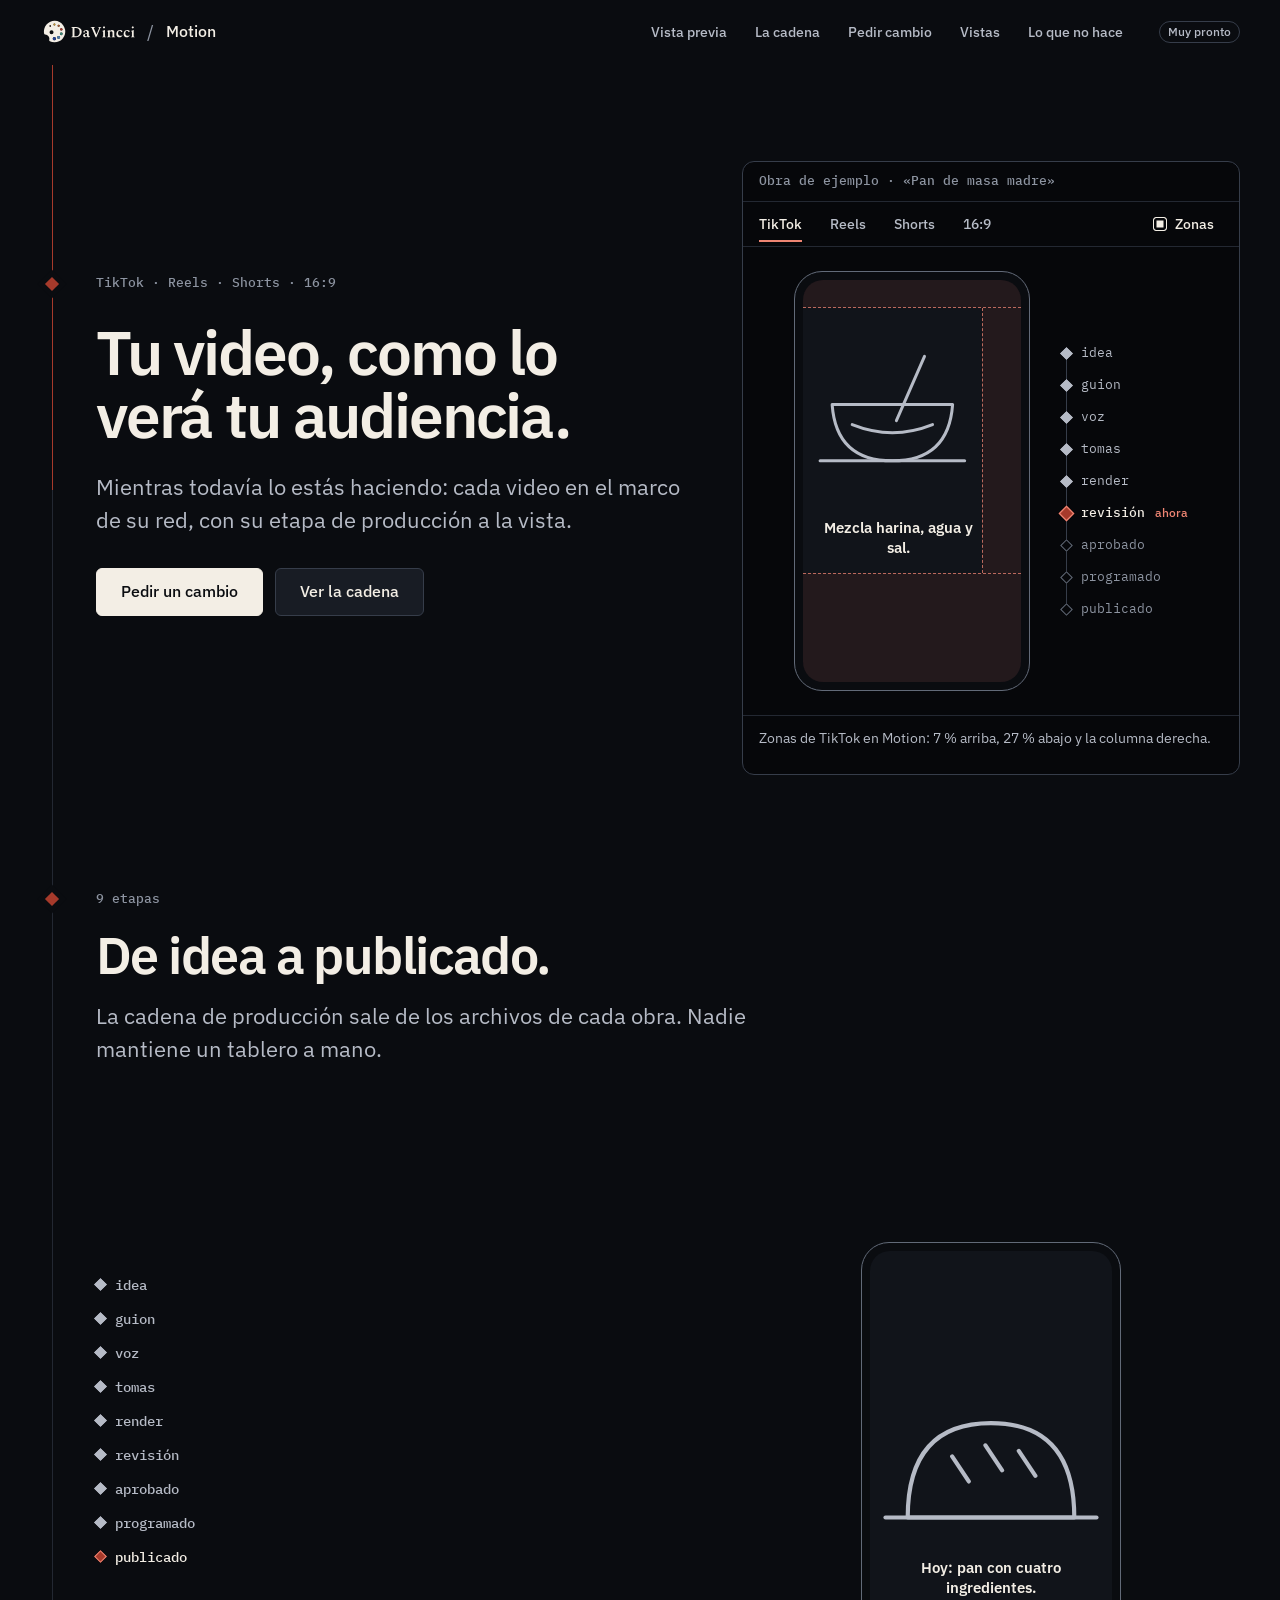
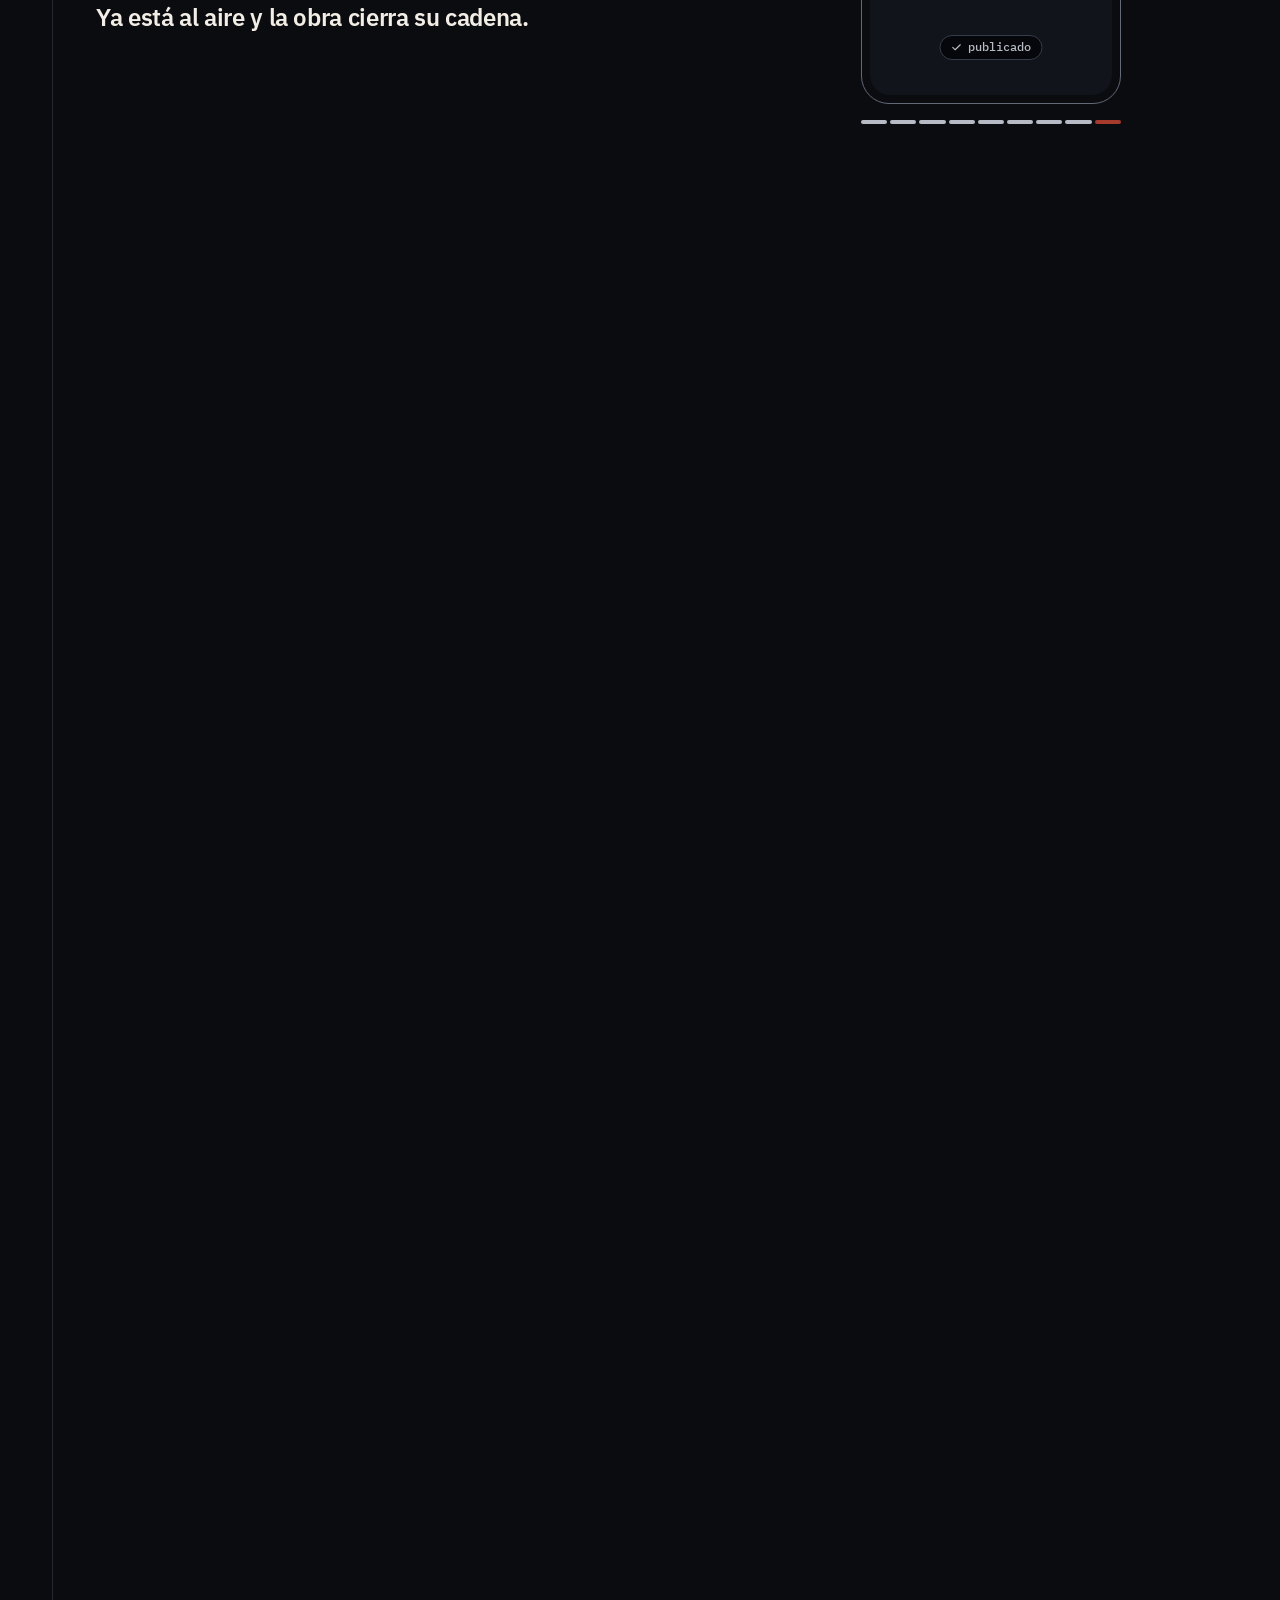
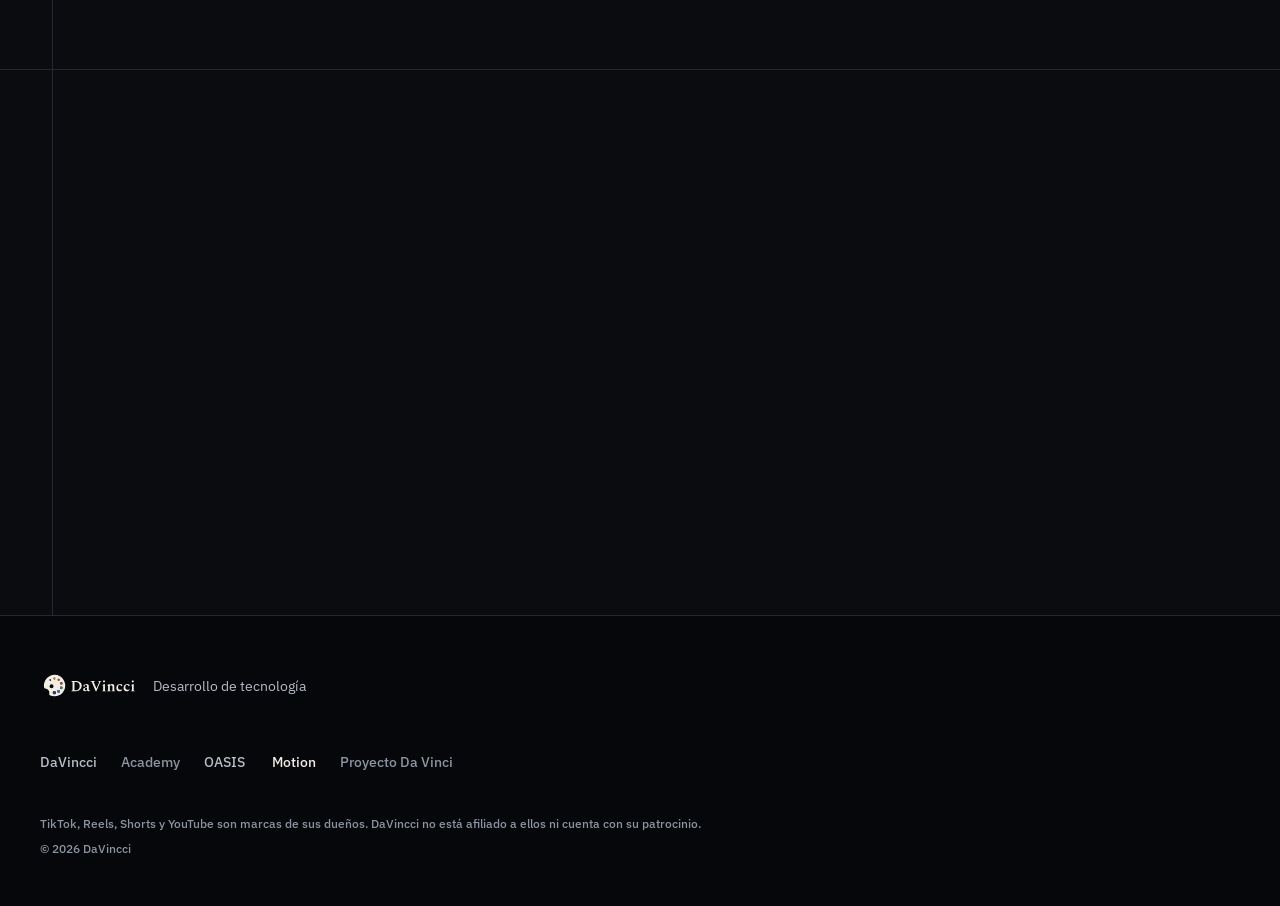
<file: index.html>
<!doctype html>
<html lang="es-MX">
<head>
<meta charset="utf-8">
<meta name="viewport" content="width=device-width, initial-scale=1">
<meta http-equiv="Content-Security-Policy" content="default-src 'none'; script-src 'self'; style-src 'self'; img-src 'self'; font-src 'self'; base-uri 'none'; form-action 'none'">
<meta name="referrer" content="strict-origin-when-cross-origin">
<title>DaVincci Motion · Tu video, como lo verá tu audiencia</title>
<meta name="description" content="DaVincci Motion es el taller donde revisas el video que producen tus agentes: en el marco de cada red, con su etapa de producción y los cambios pedidos sobre el propio video.">
<meta name="theme-color" content="#0A0C10">
<meta name="color-scheme" content="dark">
<link rel="icon" href="comun/marca/favicon-32-color.svg" type="image/svg+xml">
<link rel="alternate icon" href="comun/marca/favicon.ico" sizes="any">
<link rel="preload" href="comun/fuentes/ibm-plex-sans-latin-400-normal.woff2" as="font" type="font/woff2" crossorigin>
<link rel="preload" href="comun/fuentes/ibm-plex-sans-latin-600-normal.woff2" as="font" type="font/woff2" crossorigin>
<link rel="stylesheet" href="comun/base.css">
<link rel="stylesheet" href="motion.css">
<script src="comun/arranque.js"></script>
</head>
<body>
<a class="saltar" href="#contenido">Saltar al contenido</a>

<svg class="solo-lector" width="0" height="0" aria-hidden="true" focusable="false">
  <defs>
    <g id="pl-1"><path d="M50 96Q50 62 80 62Q110 62 110 96Z"/><path d="M66 74l6 9M78 70l6 9M90 72l6 9"/><path d="M42 96h76"/></g>
    <g id="pl-2"><path d="M50 78h60Q108 106 80 106Q52 106 50 78Z"/><path d="M96 54L82 86"/><path d="M60 88q20 8 40 0"/><path d="M44 106h72"/></g>
    <g id="pl-3"><path d="M54 104q3-20 26-20t26 20z"/><g transform="rotate(-18 80 68)"><rect x="58" y="62" width="44" height="12" rx="6"/><path d="M48 68h10M102 68h10"/></g><path d="M40 104h80"/></g>
    <g id="pl-4"><rect x="50" y="54" width="60" height="54" rx="4"/><rect x="58" y="72" width="44" height="26" rx="2"/><path d="M58 63h6M70 63h6M94 63h8"/><path d="M68 90q12-12 24 0"/></g>
  </defs>
</svg>

<header class="barra">
  <div class="cont">
    <div class="marca">
      <a href="https://davincci.tech/" aria-label="DaVincci, sitio principal"><img src="comun/marca/lockup-color-oscuro.svg" alt="DaVincci" width="97" height="28"></a>
      <span class="ruta" aria-hidden="true">/</span>
      <a class="producto" href="#contenido">Motion</a>
    </div>
    <nav class="barra-nav" aria-label="Secciones">
      <a href="#visor">Vista previa</a>
      <a href="#cadena">La cadena</a>
      <a href="#cambio">Pedir cambio</a>
      <a href="#vistas">Vistas</a>
      <a href="#limites">Lo que no hace</a>
    </nav>
    <div class="barra-fin"><span class="etiqueta">Muy pronto</span></div>
    <details class="menu">
      <summary aria-label="Menú">
        <svg class="tres" viewBox="0 0 20 20" aria-hidden="true"><path d="M3 6h14M3 10h14M3 14h14"/></svg>
        <svg class="x" viewBox="0 0 20 20" aria-hidden="true"><path d="M5 5l10 10M15 5L5 15"/></svg>
      </summary>
      <nav class="menu-panel" aria-label="Secciones">
        <a href="#visor">Vista previa</a>
        <a href="#cadena">La cadena</a>
        <a href="#cambio">Pedir cambio</a>
        <a href="#vistas">Vistas</a>
        <a href="#limites">Lo que no hace</a>
        <p class="nota"><span class="etiqueta">Muy pronto</span></p>
      </nav>
    </details>
  </div>
</header>

<main id="contenido">
  <div class="recorrido" aria-hidden="true"><div><i></i><b></b></div></div>

  <section class="tramo heroe" aria-labelledby="t-heroe">
    <div class="cont heroe-rejilla">
      <div class="tramo-cab heroe-cab">
        <p class="sobre"><span class="nodo" aria-hidden="true"><i class="rombo"></i></span><span class="dato">TikTok · Reels · Shorts · 16:9</span></p>
        <h1 class="display-1" id="t-heroe">Tu video, como lo verá tu audiencia.</h1>
        <p class="entrada">Mientras todavía lo estás haciendo: cada video en el marco de su red, con su etapa de producción a la vista.</p>
        <div class="heroe-botones">
          <a class="btn primario l" href="#cambio">Pedir un cambio</a>
          <a class="btn l" href="#cadena">Ver la cadena</a>
        </div>
      </div>

      <div class="marco visor rv" id="visor" data-red="tiktok" data-zonas="si">
        <div class="marco-cab">
          <span class="dato">Obra de ejemplo · «Pan de masa madre»</span>
        </div>
        <div class="visor-barra">
          <div class="pestanas" role="group" aria-label="Marco de la vista previa" data-elige="red" data-en="#visor">
            <button type="button" data-valor="tiktok" aria-pressed="true">TikTok</button>
            <button type="button" data-valor="reels" aria-pressed="false">Reels</button>
            <button type="button" data-valor="shorts" aria-pressed="false">Shorts</button>
            <button type="button" data-valor="youtube" aria-pressed="false">16:9</button>
          </div>
          <button type="button" class="btn fantasma m conmuta" data-zonas-boton aria-pressed="true"><span class="conmuta-t">Zonas</span></button>
        </div>
        <div class="visor-cuerpo">
          <div class="escenario">
            <div class="telefono">
              <div class="cuadro">
                <svg class="plano" viewBox="0 0 160 160" preserveAspectRatio="xMidYMid slice" aria-hidden="true" focusable="false"><use href="#pl-2"/></svg>
                <p class="subtitulo">Mezcla harina, agua y sal.</p>
                <span class="zona z-arriba" aria-hidden="true"></span>
                <span class="zona z-abajo" aria-hidden="true"></span>
                <span class="zona z-lado" aria-hidden="true"></span>
                <span class="zona z-margen" aria-hidden="true"></span>
              </div>
            </div>
          </div>
          <ol class="cadena-v" aria-label="Etapas de la obra">
            <li class="hecha"><i aria-hidden="true"></i>idea</li>
            <li class="hecha"><i aria-hidden="true"></i>guion</li>
            <li class="hecha"><i aria-hidden="true"></i>voz</li>
            <li class="hecha"><i aria-hidden="true"></i>tomas</li>
            <li class="hecha"><i aria-hidden="true"></i>render</li>
            <li class="actual" aria-current="step"><i aria-hidden="true"></i>revisión <span class="micro">ahora</span></li>
            <li><i aria-hidden="true"></i>aprobado</li>
            <li><i aria-hidden="true"></i>programado</li>
            <li><i aria-hidden="true"></i>publicado</li>
          </ol>
        </div>
        <p class="visor-pie cuerpo-s" data-nota-red aria-live="polite">Zonas de TikTok en Motion: 7 % arriba, 27 % abajo y la columna derecha.</p>
      </div>
    </div>
  </section>

  <section class="tramo escena" id="cadena" aria-labelledby="t-cadena">
    <div class="cont">
      <header class="tramo-cab">
        <p class="sobre"><span class="nodo" aria-hidden="true"><i class="rombo"></i></span><span class="dato">9 etapas</span></p>
        <h2 class="display-2" id="t-cadena">De idea a publicado.</h2>
        <p class="entrada">La cadena de producción sale de los archivos de cada obra. Nadie mantiene un tablero a mano.</p>
      </header>
    </div>
    <div class="escena-alto" data-progreso="fijo:9" data-cadena data-paso="9">
      <div class="escena-fija">
        <div class="cont cadena-rejilla">
          <div class="cadena-arte" aria-hidden="true">
            <div class="telefono">
              <div class="cuadro">
                <div class="capa c1"><p class="nota-idea">Pan con cuatro ingredientes, en 24 segundos.</p><span class="chip dato">idea</span></div>
                <div class="capa c2"><ol class="guion"><li>Hoy: pan con cuatro ingredientes.</li><li>Mezcla harina, agua y sal.</li><li>Amasa diez minutos.</li><li>Al horno hasta que dore.</li></ol><span class="chip dato">guion · 4 líneas</span></div>
                <div class="capa c3"><svg class="onda" viewBox="0 0 120 40" aria-hidden="true" focusable="false"><path d="M4 20v0M10 14v12M16 8v24M22 16v8M28 11v18M34 4v32M40 13v14M46 18v4M52 9v22M58 15v10M64 6v28M70 12v16M76 17v6M82 10v20M88 5v30M94 14v12M100 9v22M106 16v8M112 12v16M118 19v2"/></svg><span class="chip dato">voz · 0:24</span></div>
                <div class="capa c4"><div class="tomas"><svg class="plano" viewBox="0 0 160 160" preserveAspectRatio="xMidYMid slice"><use href="#pl-1"/></svg><svg class="plano" viewBox="0 0 160 160" preserveAspectRatio="xMidYMid slice"><use href="#pl-2"/></svg><svg class="plano" viewBox="0 0 160 160" preserveAspectRatio="xMidYMid slice"><use href="#pl-3"/></svg><svg class="plano" viewBox="0 0 160 160" preserveAspectRatio="xMidYMid slice"><use href="#pl-4"/></svg></div><span class="chip dato">tomas · 4 de 4</span></div>
                <div class="capa c5"><svg class="plano" viewBox="0 0 160 160" preserveAspectRatio="xMidYMid slice"><use href="#pl-1"/></svg><p class="subtitulo">Hoy: pan con cuatro ingredientes.</p><span class="chip dato">render · vista previa</span></div>
                <div class="capa c6"><svg class="plano" viewBox="0 0 160 160" preserveAspectRatio="xMidYMid slice"><use href="#pl-3"/></svg><p class="subtitulo">Amasa diez minutos.</p><span class="senal"></span><span class="chip dato firma">0:14 · sube el texto</span></div>
                <div class="capa c7"><svg class="plano" viewBox="0 0 160 160" preserveAspectRatio="xMidYMid slice"><use href="#pl-4"/></svg><p class="subtitulo">Al horno hasta que dore.</p><span class="chip dato"><svg class="ico" viewBox="0 0 16 16"><path d="M3 8.5l3.2 3.2L13 5"/></svg>aprobado</span></div>
                <div class="capa c8"><svg class="plano tenue" viewBox="0 0 160 160" preserveAspectRatio="xMidYMid slice"><use href="#pl-1"/></svg><span class="chip dato">programado · jue 18:00</span></div>
                <div class="capa c9"><svg class="plano" viewBox="0 0 160 160" preserveAspectRatio="xMidYMid slice"><use href="#pl-1"/></svg><p class="subtitulo">Hoy: pan con cuatro ingredientes.</p><span class="chip dato"><svg class="ico" viewBox="0 0 16 16"><path d="M3 8.5l3.2 3.2L13 5"/></svg>publicado</span></div>
              </div>
            </div>
            <div class="tira"><i></i><i></i><i></i><i></i><i></i><i></i><i></i><i></i><i></i></div>
          </div>
          <ol class="etapas">
            <li><span class="etapa-n"><i aria-hidden="true"></i>idea</span><p class="cuerpo">Empieza como una nota en la carpeta de la obra. Motion la lee de ahí.</p></li>
            <li><span class="etapa-n"><i aria-hidden="true"></i>guion</span><p class="cuerpo">Cuando el guion existe, la etapa se marca sola.</p></li>
            <li><span class="etapa-n"><i aria-hidden="true"></i>voz</span><p class="cuerpo">La narración ya está: ves cuánto dura antes de montar nada.</p></li>
            <li><span class="etapa-n"><i aria-hidden="true"></i>tomas</span><p class="cuerpo">Cada plano tiene su toma. Las que faltan esperan en la fila.</p></li>
            <li><span class="etapa-n"><i aria-hidden="true"></i>render</span><p class="cuerpo">El primer corte completo aparece en el teléfono, en su marco.</p></li>
            <li><span class="etapa-n"><i aria-hidden="true"></i>revisión</span><p class="cuerpo">Lo miras como lo verá tu audiencia y marcas lo que cambiarías.</p></li>
            <li><span class="etapa-n"><i aria-hidden="true"></i>aprobado</span><p class="cuerpo">Tú das el visto bueno. Sin eso, la obra no avanza.</p></li>
            <li><span class="etapa-n"><i aria-hidden="true"></i>programado</span><p class="cuerpo">Programar ocurre fuera de Motion. Aquí solo se refleja.</p></li>
            <li class="activa"><span class="etapa-n"><i aria-hidden="true"></i>publicado</span><p class="cuerpo">Ya está al aire y la obra cierra su cadena.</p></li>
          </ol>
        </div>
      </div>
    </div>
  </section>

  <section class="tramo" id="cambio" aria-labelledby="t-cambio">
    <div class="cont">
      <header class="tramo-cab rv">
        <p class="sobre"><span class="nodo" aria-hidden="true"><i class="rombo"></i></span><span class="dato">Revisión</span></p>
        <h2 class="display-2" id="t-cambio">El cambio se pide sobre el video.</h2>
        <p class="entrada">Toca el cuadro donde algo no te convence. Queda una marca con su segundo, escribes el cambio y el orquestador lo recibe con el plano exacto.</p>
      </header>

      <div class="marco editor rv" data-editor>
        <div class="marco-cab">
          <span class="dato">Pan de masa madre · 0:24<span class="solo-ancho"> · 4 planos</span></span>
          <span class="fin"><button type="button" class="btn fantasma m" data-limpiar>Reiniciar</button></span>
        </div>
        <div class="editor-cuerpo">
          <div class="editor-video">
            <div class="telefono">
              <button type="button" class="cuadro cuadro-boton" data-cuadro aria-label="Cuadro del video. Actívalo para dejar una marca en este segundo.">
                <svg class="plano capa-plano activo" viewBox="0 0 160 160" preserveAspectRatio="xMidYMid slice" aria-hidden="true" focusable="false"><use href="#pl-1"/></svg>
                <svg class="plano capa-plano" viewBox="0 0 160 160" preserveAspectRatio="xMidYMid slice" aria-hidden="true" focusable="false"><use href="#pl-2"/></svg>
                <svg class="plano capa-plano" viewBox="0 0 160 160" preserveAspectRatio="xMidYMid slice" aria-hidden="true" focusable="false"><use href="#pl-3"/></svg>
                <svg class="plano capa-plano" viewBox="0 0 160 160" preserveAspectRatio="xMidYMid slice" aria-hidden="true" focusable="false"><use href="#pl-4"/></svg>
                <span class="subtitulo" data-subtitulo>Hoy: pan con cuatro ingredientes.</span>
                <span class="marcas" data-marcas aria-hidden="true"></span>
              </button>
            </div>
          </div>

          <div class="editor-panel">
            <div class="pedir" data-pedir role="group" aria-label="Pedir un cambio">
              <p class="dato" data-contexto>0:00 · plano 1 · título</p>
              <label class="cuerpo-s" for="cambio-texto">Qué cambiarías en este segundo</label>
              <div class="pedir-fila">
                <input id="cambio-texto" type="text" autocomplete="off" maxlength="80" enterkeyhint="send" aria-describedby="cambio-ayuda">
                <button type="button" class="btn primario" data-envia>Pedir cambio</button>
              </div>
              <p class="cuerpo-s ayuda" id="cambio-ayuda" data-ayuda aria-live="polite">Toca el cuadro para elegir el segundo, o mueve el cabezal.</p>
            </div>
            <div class="pedidos">
              <p class="micro">Cambios pedidos</p>
              <ol data-pedidos></ol>
              <p class="cuerpo-s t3" data-sin-pedidos>Ninguno todavía.</p>
            </div>
          </div>
        </div>

        <div class="transporte">
          <button type="button" class="btn m reproducir" data-reproducir aria-label="Reproducir">
            <svg class="ico i-play" viewBox="0 0 16 16" aria-hidden="true"><path d="M5 3.5v9l7.5-4.5z"/></svg>
            <svg class="ico i-pausa" viewBox="0 0 16 16" aria-hidden="true"><path d="M5.5 3.5v9M10.5 3.5v9"/></svg>
          </button>
          <span class="dato reloj" data-reloj>0:00 / 0:24</span>
        </div>
        <div class="tiempo" data-tiempo role="slider" tabindex="0" aria-label="Cabezal de la línea de tiempo" aria-valuemin="0" aria-valuemax="24" aria-valuenow="0" aria-valuetext="0:00, plano 1">
          <div class="pista"><span class="micro">Planos</span><div class="bloques"><i>título</i><i>mezclar</i><i>amasar</i><i>horno</i></div></div>
          <div class="pista"><span class="micro">Voz</span><div class="bloques uno"><i></i></div></div>
          <div class="pista"><span class="micro">Tomas</span><div class="bloques"><i></i><i></i><i></i><i></i></div></div>
          <div class="pista"><span class="micro">Música</span><div class="bloques uno fina"><i></i></div></div>
          <div class="carril" data-carril><span class="cabezal" data-cabezal></span><span class="ticks" data-ticks></span></div>
        </div>
      </div>
    </div>
  </section>

  <section class="tramo" id="vistas" aria-labelledby="t-vistas">
    <div class="cont">
      <header class="tramo-cab rv">
        <p class="sobre"><span class="nodo" aria-hidden="true"><i class="rombo"></i></span><span class="dato">Biblioteca y planeación</span></p>
        <h2 class="display-2" id="t-vistas">Todo tu contenido, en tres vistas.</h2>
      </header>

      <div class="demos">
        <article class="demo d-catalogo rv">
          <div class="demo-texto">
            <h3 class="titulo-1">El catálogo dice en qué va cada obra.</h3>
            <p class="cuerpo-s">Una fila por obra y nueve segmentos por fila. La etapa sale de lo que ya hay en su carpeta.</p>
          </div>
          <div class="marco catalogo" data-catalogo data-grupo="todo">
            <div class="marco-cab">
              <div class="pestanas" role="group" aria-label="Filtrar el catálogo" data-elige="grupo" data-en="[data-catalogo]">
                <button type="button" data-valor="todo" aria-pressed="true">Todo <span class="cuenta">5</span></button>
                <button type="button" data-valor="produccion" aria-pressed="false">En producción <span class="cuenta">2</span></button>
                <button type="button" data-valor="revisar" aria-pressed="false">Por revisar <span class="cuenta">1</span></button>
                <button type="button" data-valor="listas" aria-pressed="false">Listas <span class="cuenta">2</span></button>
              </div>
            </div>
            <table class="obras">
              <thead><tr><th scope="col" class="micro">Nº</th><th scope="col" class="micro">Título</th><th scope="col" class="micro">Etapa</th><th scope="col" class="micro">Cadena</th><th scope="col" class="micro">Duración</th></tr></thead>
              <tbody>
                <tr data-g="revisar"><td class="dato">12</td><th scope="row">Pan de masa madre</th><td><span class="etiqueta"><span class="punto aviso"></span>revisión</span></td><td><span class="cadena e6" role="img" aria-label="6 de 9 etapas"><i></i><i></i><i></i><i></i><i></i><i></i><i></i><i></i><i></i></span></td><td class="dato">0:24</td></tr>
                <tr data-g="produccion"><td class="dato">13</td><th scope="row">Nudos para acampar</th><td><span class="etiqueta">tomas</span></td><td><span class="cadena e4" role="img" aria-label="4 de 9 etapas"><i></i><i></i><i></i><i></i><i></i><i></i><i></i><i></i><i></i></span></td><td class="dato">0:31</td></tr>
                <tr data-g="produccion"><td class="dato">14</td><th scope="row">Huerto en maceta</th><td><span class="etiqueta">guion</span></td><td><span class="cadena e2" role="img" aria-label="2 de 9 etapas"><i></i><i></i><i></i><i></i><i></i><i></i><i></i><i></i><i></i></span></td><td class="dato">sin render</td></tr>
                <tr data-g="listas"><td class="dato">11</td><th scope="row">Café en prensa</th><td><span class="etiqueta">aprobado</span></td><td><span class="cadena e7" role="img" aria-label="7 de 9 etapas"><i></i><i></i><i></i><i></i><i></i><i></i><i></i><i></i><i></i></span></td><td class="dato">0:28</td></tr>
                <tr data-g="listas"><td class="dato">10</td><th scope="row">Afilar un cuchillo</th><td><span class="etiqueta">publicado</span></td><td><span class="cadena e9" role="img" aria-label="9 de 9 etapas"><i></i><i></i><i></i><i></i><i></i><i></i><i></i><i></i><i></i></span></td><td class="dato">0:42</td></tr>
              </tbody>
            </table>
          </div>
        </article>

        <article class="demo d-calendario rv">
          <div class="demo-texto">
            <h3 class="titulo-1">El calendario cuida tu cadencia.</h3>
            <p class="cuerpo-s">Planeas la semana con tu propia regla. Motion te avisa si un día la rompe; publicar sigue siendo un paso tuyo.</p>
          </div>
          <div class="marco calendario" data-calendario>
            <div class="marco-cab"><span class="dato">Semana de ejemplo · regla: máximo 2 al día</span></div>
            <div class="porplanear">
              <p class="micro">Listas para planear</p>
              <div class="fichas" data-fichas>
                <button type="button" class="ficha" data-pieza="Café en prensa" aria-pressed="false">Café en prensa</button>
                <button type="button" class="ficha" data-pieza="Pan de masa madre" aria-pressed="false">Pan de masa madre</button>
              </div>
            </div>
            <div class="semana" data-semana>
              <button type="button" class="dia" data-dia="lunes"><span class="micro">lun</span><span class="huecos"><i class="lleno"></i><i></i></span></button>
              <button type="button" class="dia" data-dia="martes"><span class="micro">mar</span><span class="huecos"><i></i><i></i></span></button>
              <button type="button" class="dia" data-dia="miércoles"><span class="micro">mié</span><span class="huecos"><i class="lleno"></i><i class="lleno"></i></span></button>
              <button type="button" class="dia" data-dia="jueves"><span class="micro">jue</span><span class="huecos"><i></i><i></i></span></button>
              <button type="button" class="dia" data-dia="viernes"><span class="micro">vie</span><span class="huecos"><i class="lleno"></i><i></i></span></button>
              <button type="button" class="dia" data-dia="sábado"><span class="micro">sáb</span><span class="huecos"><i></i><i></i></span></button>
              <button type="button" class="dia" data-dia="domingo"><span class="micro">dom</span><span class="huecos"><i></i><i></i></span></button>
            </div>
            <p class="cal-nota cuerpo-s" data-cal-nota aria-live="polite">Elige una obra lista y después un día.</p>
          </div>
        </article>

        <article class="demo d-fila rv">
          <div class="demo-texto">
            <h3 class="titulo-1">La fila dice qué se está generando.</h3>
            <p class="cuerpo-s">Las tomas que faltan esperan su turno. Ves cuál va, cuál sigue y cuál falló.</p>
          </div>
          <div class="marco fila" data-fila>
            <div class="marco-cab">
              <span class="dato">Fila de tomas · Nudos para acampar</span>
              <span class="fin"><button type="button" class="btn fantasma m" data-avanzar>Avanzar</button></span>
            </div>
            <ul class="trabajos" data-trabajos>
              <li data-estado="lista"><span class="t-nombre">Plano 1 · cuerda</span><span class="t-estado">lista</span></li>
              <li data-estado="generando"><span class="t-nombre">Plano 2 · lazo</span><span class="t-estado">generando</span></li>
              <li data-estado="fila"><span class="t-nombre">Plano 3 · apretar</span><span class="t-estado">en fila</span></li>
              <li data-estado="fallo"><span class="t-nombre">Plano 4 · prueba</span><span class="t-estado">falló</span></li>
            </ul>
            <p class="fila-nota cuerpo-s" data-fila-nota aria-live="polite">Una toma se genera a la vez. «Avanzar» mueve esta demostración un paso.</p>
          </div>
        </article>
      </div>
    </div>
  </section>

  <section class="tramo" id="limites" aria-labelledby="t-limites">
    <div class="cont">
      <header class="tramo-cab rv">
        <p class="sobre"><span class="nodo" aria-hidden="true"><i class="rombo"></i></span><span class="dato">Límites</span></p>
        <h2 class="display-2" id="t-limites">Lo que Motion no hace.</h2>
        <p class="entrada">Motion mira y pide. Lo demás sigue en tus manos y en tu disco.</p>
      </header>
      <dl class="hechos">
        <div class="rv"><dt class="titulo-3">No publica ni programa.</dt><dd class="cuerpo">Solo lee. Programar y publicar siguen siendo un paso aparte, con tu visto bueno.</dd></div>
        <div class="rv"><dt class="titulo-3">No sube nada.</dt><dd class="cuerpo">Ni a un servidor ni a la web. Tu cara, tu voz y tus tomas se quedan en tu disco.</dd></div>
        <div class="rv"><dt class="titulo-3">No transcodifica.</dt><dd class="cuerpo">Usa las vistas previas que ya existen. Lo pesado va por la fila.</dd></div>
        <div class="rv"><dt class="titulo-3">No reemplaza a OASIS.</dt><dd class="cuerpo">Pide; no ejecuta. Los agentes siguen viviendo en el pizarrón.</dd></div>
      </dl>
    </div>
  </section>

  <section class="cierre" aria-labelledby="t-cierre">
    <div class="cont">
      <div class="tramo-cab rv">
        <p class="sobre"><span class="nodo" aria-hidden="true"><i class="rombo"></i></span><span class="etiqueta">Muy pronto</span></p>
        <h2 class="display-2" id="t-cierre">Míralo antes de publicarlo.</h2>
        <p class="entrada">DaVincci Motion todavía no está abierto al público.</p>
        <div class="botones"><a class="btn primario l" href="https://davincci.tech/">Conocer DaVincci</a></div>
      </div>
    </div>
  </section>
</main>

<footer class="pie">
  <div class="cont">
    <div class="pie-marca">
      <a href="https://davincci.tech/" aria-label="DaVincci"><img src="comun/marca/lockup-color-oscuro.svg" alt="DaVincci" width="97" height="28" loading="lazy"></a>
      <span class="cuerpo-s">Desarrollo de tecnología</span>
    </div>
    <nav class="pie-familia" aria-label="La familia DaVincci">
      <a href="https://davincci.tech/">DaVincci</a>
      <span>Academy</span>
      <a href="https://oasis.davincci.tech/">OASIS</a>
      <a href="#contenido" aria-current="page">Motion</a>
      <span>Proyecto Da Vinci</span>
    </nav>
    <div class="pie-legal">
      <p class="micro">TikTok, Reels, Shorts y YouTube son marcas de sus dueños. DaVincci no está afiliado a ellos ni cuenta con su patrocinio.</p>
      <p class="micro">© 2026 DaVincci</p>
    </div>
  </div>
</footer>

<script src="comun/base.js" defer></script>
<script src="motion.js" defer></script>
</body>
</html>
</file>
<file: comun/base.css>
@font-face { font-family: "IBM Plex Sans"; font-style: normal; font-weight: 400; font-display: swap; src: url(fuentes/ibm-plex-sans-latin-400-normal.woff2) format("woff2"); }
@font-face { font-family: "IBM Plex Sans"; font-style: normal; font-weight: 500; font-display: swap; src: url(fuentes/ibm-plex-sans-latin-500-normal.woff2) format("woff2"); }
@font-face { font-family: "IBM Plex Sans"; font-style: normal; font-weight: 600; font-display: swap; src: url(fuentes/ibm-plex-sans-latin-600-normal.woff2) format("woff2"); }
@font-face { font-family: "IBM Plex Mono"; font-style: normal; font-weight: 400; font-display: swap; src: url(fuentes/ibm-plex-mono-latin-400-normal.woff2) format("woff2"); }
@font-face { font-family: "IBM Plex Mono"; font-style: normal; font-weight: 500; font-display: swap; src: url(fuentes/ibm-plex-mono-latin-500-normal.woff2) format("woff2"); }

:root {
  color-scheme: dark;

  
  --fondo-hundido: #06070A;
  --fondo:         #0A0C10;
  --sup-1:         #11141A;
  --sup-2:         #181C24;

  
  --linea:         #232832;
  --linea-fuerte:  #363D4A;
  --linea-control: #626A78;

  
  --texto:   #F3EEE5;
  --texto-2: #B6BBC6;
  --texto-3: #8D94A1;

  
  --crema: #F3EEE5;   --cafe: #2A1E17;
  --ocre: #C4932F;       --ocre-luz: #E3B65A;
  --siena: #A65A2C;      --siena-luz: #E0905F;
  --sanguina: #A63A2B;   --sanguina-luz: #EE8573;
  --verdigris: #3E8676;  --verdigris-luz: #5DB09C;
  --azurita: #4C79A8;    --azurita-luz: #7FA6CF;
  --lapis: #22408F;      --lapis-vivo: #3459D1;  --lapis-luz: #9DB4FF;

  
  --firma:  var(--ocre);
  --firma-luz: var(--ocre-luz);
  --enlace: var(--lapis-luz);
  --foco:   var(--lapis-luz);
  --hecho:  var(--verdigris-luz);
  --aviso:  var(--ocre-luz);
  --error:  var(--sanguina-luz);
  --info:   var(--azurita-luz);

  --sans: "IBM Plex Sans", system-ui, -apple-system, "Segoe UI", sans-serif;
  --mono: "IBM Plex Mono", ui-monospace, "SF Mono", Menlo, Consolas, monospace;

  --e-1: 4px; --e-2: 8px; --e-3: 12px; --e-4: 16px; --e-5: 24px; --e-6: 32px; --e-7: 48px; --e-8: 64px; --e-9: 96px; --e-10: 128px;
  --r-1: 6px; --r-2: 12px; --r-p: 999px;

  --dur-1: 120ms; --dur-2: 200ms; --dur-3: 320ms; --dur-4: 600ms;
  --salida: cubic-bezier(.16, 1, .3, 1);
  --vaiven: cubic-bezier(.65, 0, .35, 1);

  --ancho: 1200px;
  --margen: 20px;
  --alto-barra: 64px;
  --sangria: 0px;          
  --entre: 72px;           
}
@media (min-width: 600px) { :root { --margen: 32px; } }
@media (min-width: 900px) { :root { --sangria: 56px; --entre: 112px; } }
@media (min-width: 1024px) { :root { --margen: 40px; } }

*, *::before, *::after { box-sizing: border-box; }
html { -webkit-text-size-adjust: 100%; text-size-adjust: 100%; scroll-padding-top: calc(var(--alto-barra) + 16px); }
body {
  margin: 0; background: var(--fondo); color: var(--texto);
  font: 400 1rem/1.6 var(--sans);
  -webkit-font-smoothing: antialiased; text-rendering: optimizeLegibility;
  overflow-x: clip;
}
h1, h2, h3, h4, p, ul, ol, figure, dl, dd, blockquote { margin: 0; }
ul, ol { padding: 0; list-style: none; }
a { color: inherit; text-decoration: none; }
img, svg { display: block; max-width: 100%; }
button, input, textarea { font: inherit; color: inherit; }
button { cursor: pointer; }
::selection { background: var(--lapis-vivo); color: #fff; }
:focus-visible { outline: 2px solid var(--foco); outline-offset: 2px; border-radius: 4px; }
[hidden] { display: none !important; }
.solo-lector { position: absolute; width: 1px; height: 1px; overflow: hidden; clip-path: inset(50%); white-space: nowrap; }

.saltar { position: absolute; left: 16px; top: -72px; z-index: 100; background: var(--crema); color: var(--fondo); padding: 10px 14px; border-radius: var(--r-1); font-size: .875rem; font-weight: 500; }
.saltar:focus { top: 10px; }

.cont { width: 100%; max-width: calc(var(--ancho) + 2 * var(--margen)); margin: 0 auto; padding: 0 var(--margen); }
main .cont { padding-left: calc(var(--margen) + var(--sangria)); }

.display-1 { font-size: clamp(2.75rem, 1.6rem + 5vw, 5rem); line-height: 1.02; font-weight: 600; letter-spacing: -.035em; text-wrap: balance; }
.display-2 { font-size: clamp(2rem, 1.3rem + 3vw, 3.25rem); line-height: 1.08; font-weight: 600; letter-spacing: -.03em; text-wrap: balance; }
.titulo-1 { font-size: 1.5rem; line-height: 1.25; font-weight: 600; letter-spacing: -.015em; }
.titulo-2 { font-size: 1.25rem; line-height: 1.3; font-weight: 600; letter-spacing: -.01em; }
.titulo-3 { font-size: 1rem; line-height: 1.4; font-weight: 600; }
.entrada { font-size: clamp(1.125rem, 1rem + .5vw, 1.375rem); line-height: 1.5; color: var(--texto-2); max-width: 56ch; text-wrap: pretty; }
.cuerpo { font-size: 1rem; line-height: 1.6; color: var(--texto-2); max-width: 64ch; text-wrap: pretty; }
.cuerpo-s { font-size: .875rem; line-height: 1.5; color: var(--texto-2); text-wrap: pretty; }
.micro { font-size: .75rem; line-height: 1.4; font-weight: 500; color: var(--texto-3); }
.dato { font-family: var(--mono); font-size: .8125rem; line-height: 1.4; font-weight: 500; color: var(--texto-3); }
.codigo, code { font-family: var(--mono); font-size: .875rem; line-height: 1.6; }
code { color: var(--texto); background: var(--sup-2); border-radius: 4px; padding: .1em .36em; font-size: .86em; }
.t3 { color: var(--texto-3); }

.barra { position: sticky; top: 0; z-index: 50; background: var(--fondo); border-bottom: 1px solid transparent; transition: border-color var(--dur-2); }
.barra.con-borde { border-bottom-color: var(--linea); }
.barra .cont { height: var(--alto-barra); display: flex; align-items: center; gap: var(--e-5); }
.marca { display: inline-flex; align-items: center; gap: 10px; flex: none; min-height: 44px; }
.marca img { height: 28px; width: auto; }
.marca .ruta { color: var(--texto-3); font-size: 1.125rem; }
.marca .producto { font-size: 1rem; font-weight: 500; color: var(--texto); }
.barra-nav { display: flex; align-items: center; gap: var(--e-1); margin-left: auto; }
.barra-nav a { display: inline-flex; align-items: center; min-height: 40px; padding: 0 var(--e-3); border-radius: var(--r-1); font-size: .875rem; font-weight: 500; color: var(--texto-2); white-space: nowrap; transition: color var(--dur-1), background-color var(--dur-1); }
.barra-nav a:hover { color: var(--texto); background: var(--sup-2); }
.barra-fin { display: flex; align-items: center; gap: var(--e-3); flex: none; }

.menu { display: none; margin-left: auto; }
.menu summary { list-style: none; display: grid; place-items: center; width: 44px; height: 44px; border-radius: var(--r-1); color: var(--texto); cursor: pointer; }
.menu summary::-webkit-details-marker { display: none; }
.menu summary svg { width: 20px; height: 20px; fill: none; stroke: currentColor; stroke-width: 1.5; stroke-linecap: round; }
.menu summary .x { display: none; }
.menu[open] summary .x { display: block; }
.menu[open] summary .tres { display: none; }
.menu-panel { position: fixed; inset: var(--alto-barra) 0 0; z-index: 49; background: var(--fondo); border-top: 1px solid var(--linea); padding: var(--e-4) var(--margen) var(--e-6); overflow: auto; display: flex; flex-direction: column; }
.menu-panel a { display: flex; align-items: center; min-height: 56px; border-bottom: 1px solid var(--linea); font-size: 1.125rem; font-weight: 500; color: var(--texto); }
.menu-panel .nota { margin-top: var(--e-5); }
.menu:not([open]) .menu-panel { display: none; }
@media (max-width: 899px) {
  .barra-nav, .barra-fin { display: none; }
  .menu { display: block; }
}

.btn {
  display: inline-flex; align-items: center; justify-content: center; gap: var(--e-2);
  min-height: 44px; height: 44px; padding: 0 var(--e-4); border-radius: var(--r-1); font-size: .875rem; font-weight: 500; white-space: nowrap;
  border: 1px solid var(--linea-fuerte); background: var(--sup-2); color: var(--texto);
  transition: background-color var(--dur-1), border-color var(--dur-1), color var(--dur-1), transform var(--dur-1);
}
.btn:hover { border-color: var(--linea-control); }
.btn:active { transform: scale(.98); }
.btn.primario { background: var(--crema); border-color: var(--crema); color: var(--fondo); }
.btn.primario:hover { background: #fff; border-color: #fff; }
.btn.fantasma { background: none; border-color: transparent; color: var(--texto-2); }
.btn.fantasma:hover { background: var(--sup-2); color: var(--texto); }
.btn.l { height: 48px; padding: 0 var(--e-5); font-size: 1rem; }
.btn.m { height: 40px; min-height: 40px; }
@media (max-width: 899px), (pointer: coarse) { .btn.m { height: 44px; min-height: 44px; } }
.btn[disabled] { opacity: .45; cursor: default; pointer-events: none; }
.btn svg, .ico { width: 16px; height: 16px; fill: none; stroke: currentColor; stroke-width: 1.5; stroke-linecap: round; stroke-linejoin: round; flex: none; }
.ico.g { width: 20px; height: 20px; }

.enlace { color: var(--enlace); text-decoration: underline; text-decoration-color: transparent; text-underline-offset: 4px; transition: text-decoration-color var(--dur-1); }
.enlace:hover { text-decoration-color: currentColor; }
.enlace .fl { display: inline-block; transition: transform var(--dur-1); }
.enlace:hover .fl { transform: translateX(2px); }

.etiqueta { display: inline-flex; align-items: center; gap: 6px; height: 22px; padding: 0 var(--e-2); border-radius: var(--r-p); border: 1px solid var(--linea-fuerte); color: var(--texto-2); font-size: .75rem; font-weight: 500; line-height: 1; white-space: nowrap; }
.etiqueta.aviso { color: var(--aviso); border-color: color-mix(in srgb, var(--ocre) 45%, transparent); background: color-mix(in srgb, var(--ocre) 12%, transparent); }
.etiqueta.hecho { color: var(--hecho); border-color: color-mix(in srgb, var(--verdigris) 45%, transparent); background: color-mix(in srgb, var(--verdigris) 12%, transparent); }
.etiqueta.error { color: var(--error); border-color: color-mix(in srgb, var(--sanguina) 45%, transparent); background: color-mix(in srgb, var(--sanguina) 12%, transparent); }
.etiqueta.info { color: var(--info); border-color: color-mix(in srgb, var(--azurita) 45%, transparent); background: color-mix(in srgb, var(--azurita) 12%, transparent); }
.etiqueta svg { width: 12px; height: 12px; fill: none; stroke: currentColor; stroke-width: 1.5; stroke-linecap: round; stroke-linejoin: round; }

main { position: relative; }
.tramo { padding: var(--entre) 0 0; position: relative; }
.tramo:last-of-type { padding-bottom: var(--entre); }
.tramo-cab { display: grid; gap: var(--e-4); max-width: 800px; position: relative; }
.tramo-cab + * { margin-top: var(--e-6); }
@media (min-width: 900px) { .tramo-cab + * { margin-top: var(--e-7); } }
.sobre { display: flex; align-items: center; gap: var(--e-3); color: var(--firma-luz); min-height: 24px; }

.sobre .nodo { flex: none; }
@media (min-width: 900px) {
  .sobre .nodo { position: absolute; left: calc(var(--sangria) * -1); top: 0; width: 24px; height: 24px; display: grid; place-items: center; }
}
.recorrido { display: none; }
@media (min-width: 900px) {
  .recorrido { display: block; position: absolute; inset: 0; pointer-events: none; }
  .recorrido > div { position: relative; height: 100%; max-width: calc(var(--ancho) + 2 * var(--margen)); margin: 0 auto; }
  .recorrido i, .recorrido b { position: absolute; top: 0; bottom: 0; left: calc(var(--margen) + 11.5px); width: 1px; background: var(--linea); }
  .recorrido b { background: var(--firma); transform-origin: 50% 0; transform: scaleY(0); }
}
@media (min-width: 900px) and (prefers-reduced-motion: no-preference) {
  @supports (animation-timeline: view()) {
    main { view-timeline: --recorrido block; }
    .recorrido b { animation: recorrido-pintar linear both; animation-timeline: --recorrido; animation-range: entry 50% exit 50%; }
  }
}
@keyframes recorrido-pintar { from { transform: scaleY(0); } to { transform: scaleY(1); } }

.tarjeta { background: var(--sup-1); border: 1px solid var(--linea); border-radius: var(--r-2); padding: var(--e-5); min-width: 0; }
@media (max-width: 599px) { .tarjeta { padding: 20px; } }
.marco { background: var(--fondo-hundido); border: 1px solid var(--linea-fuerte); border-radius: var(--r-2); overflow: clip; min-width: 0; }
.marco-cab { height: 40px; display: flex; align-items: center; gap: var(--e-3); padding: 0 var(--e-4); border-bottom: 1px solid var(--linea); }
.marco-cab .dato { white-space: nowrap; overflow: hidden; text-overflow: ellipsis; min-width: 0; }
.marco-cab .fin { margin-left: auto; display: flex; align-items: center; gap: var(--e-2); flex: none; }

.pestanas { display: flex; gap: var(--e-1); min-width: 0; overflow-x: auto; scrollbar-width: none; }
.pestanas::-webkit-scrollbar { display: none; }
.pestanas button { position: relative; flex: none; min-height: 44px; padding: 0 var(--e-3); background: none; border: 0; border-radius: var(--r-1); font-size: .875rem; font-weight: 500; color: var(--texto-2); white-space: nowrap; transition: color var(--dur-1); }
.pestanas button:hover { color: var(--texto); }
.pestanas button::after { content: ""; position: absolute; left: var(--e-3); right: var(--e-3); bottom: 4px; height: 2px; background: var(--subrayado, var(--ocre)); transform: scaleX(0); transition: transform var(--dur-2) var(--salida); }
.pestanas button[aria-pressed="true"], .pestanas button[aria-selected="true"] { color: var(--texto); }
.pestanas button[aria-pressed="true"]::after, .pestanas button[aria-selected="true"]::after { transform: scaleX(1); }

.punto { display: inline-block; width: 8px; height: 8px; border-radius: 50%; background: var(--linea-control); flex: none; }
.punto.aviso { background: var(--aviso); }
.punto.hecho { background: var(--hecho); }
.punto.error { background: var(--error); }
.punto.vivo { background: var(--texto); }
.punto.hueco { background: none; box-shadow: inset 0 0 0 1.5px var(--texto-3); }

.cierre { padding: var(--entre) 0; }
.cierre .display-2 { max-width: 18ch; }
.cierre .entrada { margin-top: var(--e-5); }
.cierre .botones { margin-top: var(--e-6); display: flex; flex-wrap: wrap; align-items: center; gap: var(--e-3) var(--e-4); }

.mov .rv { opacity: 0; transform: translateY(16px); transition: opacity var(--dur-4) var(--salida), transform var(--dur-4) var(--salida); transition-delay: var(--d, 0ms); }
.mov .rv.in { opacity: 1; transform: none; }
.rv.d1 { --d: 60ms; } .rv.d2 { --d: 120ms; } .rv.d3 { --d: 180ms; } .rv.d4 { --d: 240ms; }

@media (prefers-reduced-motion: reduce) {
  *, *::before, *::after { animation-duration: .001ms !important; animation-iteration-count: 1 !important; transition-duration: .001ms !important; transition-delay: 0s !important; scroll-behavior: auto !important; }
}

.agentito { --ag-filo: rgba(255, 255, 255, .28); --ag-aviso: var(--aviso); --ag-peligro: var(--error); color: var(--texto); }
.agentito.t24 { --t: 24px; } .agentito.t40 { --t: 40px; } .agentito.t64 { --t: 64px; } .agentito.t96 { --t: 96px; }
.ag-orbita { --n: 3; }
.ag-orbita i:nth-child(1) { --i: 0; } .ag-orbita i:nth-child(2) { --i: 1; } .ag-orbita i:nth-child(3) { --i: 2; }

.lienzo-crema .agentito { --ag-filo: transparent; --ag-aviso: var(--ocre); --ag-peligro: var(--sanguina); color: var(--fondo); }

.menu-abierto { overflow: hidden; }
.saltar { min-height: 44px; display: inline-flex; align-items: center; }

.error-pagina { display: grid; justify-items: start; align-content: center; gap: var(--e-3); min-height: 62svh; padding-top: var(--e-8); padding-bottom: var(--e-8); }
.error-pagina .agentito { margin-bottom: var(--e-4); }
.error-pagina .dato { color: var(--texto-3); }
.error-pagina .cuerpo { color: var(--texto-2); }
.enlace-flecha { display: inline-flex; align-items: center; gap: 8px; min-height: 44px; color: var(--enlace); font-weight: 500; }
.enlace-flecha svg { width: 16px; height: 16px; fill: none; stroke: currentColor; stroke-width: 1.5; stroke-linecap: round; stroke-linejoin: round; transition: transform var(--dur-1); }
.enlace-flecha:hover svg { transform: translateX(3px); }

.pie { background: var(--fondo-hundido); border-top: 1px solid var(--linea); padding: var(--e-7) 0; }
.pie .cont { width: 100%; max-width: calc(var(--ancho) + 2 * var(--margen)); margin: 0 auto; padding: 0 var(--margen); display: grid; gap: var(--e-6); }
.pie .cuerpo-s { font-size: .875rem; line-height: 1.5; color: var(--texto-2); }
.pie .micro { margin: 0; font-size: .75rem; line-height: 1.4; font-weight: 500; color: var(--texto-3); }
.pie-marca { display: flex; flex-wrap: wrap; align-items: center; gap: var(--e-3) var(--e-4); }
.pie-marca a { display: inline-flex; align-items: center; min-height: 44px; }
.pie-marca img { height: 28px; width: auto; }
.pie-familia { display: flex; flex-wrap: wrap; gap: 0 var(--e-5); }
.pie-familia a, .pie-familia span { display: inline-flex; align-items: center; min-height: 44px; font-size: .875rem; font-weight: 500; text-decoration: none; }
.pie-familia a { min-width: 44px; color: var(--texto-2); transition: color var(--dur-1); }
.pie-familia a:hover { color: var(--texto); }
.pie-familia a[aria-current] { color: var(--texto); }
.pie-familia span { color: var(--texto-3); }
.pie-legal { display: grid; gap: var(--e-2); max-width: 72ch; }
</file>
<file: motion.css>
:root { --firma: var(--sanguina); --firma-luz: var(--sanguina-luz); --subrayado: var(--sanguina-luz); }

.marca a { display: inline-flex; align-items: center; min-height: 44px; }
.marca a.producto { padding: 0 2px; }

.rombo { display: block; width: 10px; height: 10px; rotate: 45deg; background: var(--firma); box-shadow: 0 0 0 5px var(--fondo); }

.heroe { padding-top: var(--e-7); }
.heroe-rejilla { display: grid; gap: var(--e-7); }
.heroe-cab { gap: var(--e-5); }
.heroe-botones { display: flex; flex-wrap: wrap; gap: var(--e-3); margin-top: var(--e-2); }
@media (max-width: 479px) { .heroe-botones .btn { flex: 1 1 100%; } }
@media (min-width: 1000px) {
  .heroe-rejilla { grid-template-columns: minmax(0, 6fr) minmax(0, 5fr); align-items: center; }
  .heroe .display-1 { font-size: clamp(2.75rem, 1rem + 3.6vw, 4.25rem); }
}

.telefono { width: 100%; aspect-ratio: 9 / 16; border: 1px solid var(--linea-control); border-radius: 28px; padding: 8px; background: var(--fondo); }
.cuadro { position: relative; display: block; width: 100%; height: 100%; border-radius: 20px; background: var(--sup-1); overflow: clip; color: var(--texto-2); }
.plano { position: absolute; inset: 0; width: 100%; height: 100%; fill: none; stroke: currentColor; stroke-width: 1.5; stroke-linecap: round; stroke-linejoin: round; }
.plano.tenue { opacity: .35; }
.subtitulo { position: absolute; left: 8%; right: 20%; bottom: 31%; text-align: center; font-size: .8125rem; line-height: 1.3; font-weight: 600; color: var(--texto); }

.visor-barra { display: flex; align-items: center; justify-content: space-between; gap: var(--e-2); padding: 0 var(--e-2) 0 var(--e-1); border-bottom: 1px solid var(--linea); }
.conmuta { gap: 8px; flex: none; }
.conmuta::before { content: ""; width: 14px; height: 14px; border-radius: 3px; border: 1.5px solid var(--linea-control); }
.conmuta[aria-pressed="true"] { color: var(--texto); }
.conmuta[aria-pressed="true"]::before { background: var(--crema); border-color: var(--crema); box-shadow: inset 0 0 0 2.5px var(--fondo-hundido); }
.visor-cuerpo { display: grid; grid-template-columns: auto minmax(0, auto); justify-content: center; align-items: center; gap: var(--e-5); padding: var(--e-5) var(--e-4); }
.escenario { width: 168px; height: 300px; display: grid; place-items: center; }
.visor[data-red="youtube"] .telefono { aspect-ratio: 16 / 9; border-radius: 14px; padding: 6px; }
.visor[data-red="youtube"] .cuadro { border-radius: 8px; }
.visor[data-red="youtube"] .subtitulo { right: 8%; bottom: 12%; font-size: .75rem; }
.zona { position: absolute; background: color-mix(in srgb, var(--sanguina) 12%, transparent); border: 0 dashed color-mix(in srgb, var(--sanguina-luz) 75%, transparent); opacity: 0; transition: opacity var(--dur-2); }
.visor[data-zonas="si"] .zona { opacity: 1; }
.z-arriba { left: 0; right: 0; top: 0; height: 7%; border-bottom-width: 1px; }
.z-abajo { left: 0; right: 0; top: 73%; bottom: 0; border-top-width: 1px; }
.z-lado { right: 0; width: 18%; top: 7%; bottom: 27%; border-left-width: 1px; }
.z-margen { display: none; inset: 5%; background: none; border-width: 1px; border-radius: 2px; }
.visor[data-red="reels"] .z-abajo { top: 75%; }
.visor[data-red="reels"] .z-lado { bottom: 25%; }
.visor[data-red="shorts"] .z-arriba { height: 6%; }
.visor[data-red="shorts"] .z-abajo { top: 72%; }
.visor[data-red="shorts"] .z-lado { top: 6%; bottom: 28%; }
.visor[data-red="youtube"] :is(.z-arriba, .z-abajo, .z-lado) { display: none; }
.visor[data-red="youtube"] .z-margen { display: block; }
.visor-pie { padding: var(--e-3) var(--e-4); border-top: 1px solid var(--linea); min-height: 4.2em; }

.cadena-v { position: relative; display: grid; font-family: var(--mono); font-size: .8125rem; color: var(--texto-3); }
.cadena-v::before { content: ""; position: absolute; left: 4px; top: 16px; bottom: 16px; width: 1px; background: var(--linea-fuerte); }
.cadena-v li { position: relative; display: flex; align-items: center; gap: 10px; min-height: 32px; white-space: nowrap; }
.cadena-v li i { flex: none; width: 9px; height: 9px; rotate: 45deg; border: 1.5px solid var(--linea-control); background: var(--fondo-hundido); }
.cadena-v .hecha { color: var(--texto-2); }
.cadena-v .hecha i { background: var(--texto-2); border-color: var(--texto-2); }
.cadena-v .actual { color: var(--texto); font-weight: 500; }
.cadena-v .actual i { background: var(--sanguina); border-color: var(--sanguina-luz); scale: 1.25; }
.cadena-v .micro { font-family: var(--sans); color: var(--sanguina-luz); }
@media (min-width: 480px) {
  .escenario { width: 236px; height: 420px; }
  .visor-cuerpo { gap: var(--e-6); padding: var(--e-5); }
  .subtitulo { font-size: .9375rem; }
}

.escena-alto { margin-top: var(--e-6); }
.cadena-rejilla { display: grid; gap: var(--e-6); }
.cadena-arte { display: grid; justify-items: center; gap: var(--e-4); min-width: 0; }
.cadena-arte .telefono, .tira { width: min(236px, 60vw); }
.capa { position: absolute; inset: 0; display: grid; place-items: center; padding: 12%; opacity: 0; transition: opacity var(--dur-3) var(--salida); }
.escena-alto[data-paso="1"] .c1, .escena-alto[data-paso="2"] .c2, .escena-alto[data-paso="3"] .c3, .escena-alto[data-paso="4"] .c4,
.escena-alto[data-paso="5"] .c5, .escena-alto[data-paso="6"] .c6, .escena-alto[data-paso="7"] .c7, .escena-alto[data-paso="8"] .c8,
.escena-alto[data-paso="9"] .c9 { opacity: 1; }
.chip { position: absolute; left: 50%; bottom: 8%; translate: -50% 0; display: inline-flex; align-items: center; gap: 6px; padding: 3px 10px; border-radius: 999px; background: var(--fondo-hundido); border: 1px solid var(--linea-fuerte); color: var(--texto-2); font-size: .75rem; white-space: nowrap; }
.chip.firma { border-color: color-mix(in srgb, var(--sanguina) 70%, transparent); color: var(--sanguina-luz); }
.chip .ico { width: 12px; height: 12px; }
.nota-idea { font-size: .9375rem; line-height: 1.4; font-weight: 500; color: var(--texto); text-align: center; text-wrap: balance; }
.guion { display: grid; gap: 10px; width: 100%; font-size: .75rem; line-height: 1.35; color: var(--texto-2); }
.guion li { padding-left: 10px; border-left: 1px solid var(--linea-control); }
.onda { width: 86%; fill: none; stroke: var(--texto-2); stroke-width: 2.5; stroke-linecap: round; }
.tomas { display: grid; grid-template-columns: 1fr 1fr; gap: 6px; width: 100%; }
.tomas .plano { position: static; aspect-ratio: 9 / 16; height: auto; border: 1px solid var(--linea-fuerte); border-radius: 6px; background: var(--sup-2); }
.senal { position: absolute; left: 60%; top: 40%; width: 22px; height: 22px; margin: -11px; border-radius: 50%; border: 2px solid var(--sanguina-luz); background: color-mix(in srgb, var(--sanguina) 35%, transparent); }
.capa .subtitulo { right: 8%; bottom: 22%; }
.tira { display: grid; grid-template-columns: repeat(9, 1fr); gap: 3px; }
.tira i { height: 4px; border-radius: 2px; background: var(--linea-fuerte); }
.escena-alto[data-paso="1"] .tira i:nth-child(-n+1), .escena-alto[data-paso="2"] .tira i:nth-child(-n+2), .escena-alto[data-paso="3"] .tira i:nth-child(-n+3),
.escena-alto[data-paso="4"] .tira i:nth-child(-n+4), .escena-alto[data-paso="5"] .tira i:nth-child(-n+5), .escena-alto[data-paso="6"] .tira i:nth-child(-n+6),
.escena-alto[data-paso="7"] .tira i:nth-child(-n+7), .escena-alto[data-paso="8"] .tira i:nth-child(-n+8), .escena-alto[data-paso="9"] .tira i:nth-child(-n+9) { background: var(--texto-2); }
.escena-alto[data-paso="1"] .tira i:nth-child(1), .escena-alto[data-paso="2"] .tira i:nth-child(2), .escena-alto[data-paso="3"] .tira i:nth-child(3),
.escena-alto[data-paso="4"] .tira i:nth-child(4), .escena-alto[data-paso="5"] .tira i:nth-child(5), .escena-alto[data-paso="6"] .tira i:nth-child(6),
.escena-alto[data-paso="7"] .tira i:nth-child(7), .escena-alto[data-paso="8"] .tira i:nth-child(8), .escena-alto[data-paso="9"] .tira i:nth-child(9) { background: var(--sanguina); }

.etapas { display: grid; gap: var(--e-4) var(--e-6); }
.etapas li { display: grid; gap: 2px; padding-top: var(--e-3); border-top: 1px solid var(--linea); }
.etapa-n { display: flex; align-items: center; gap: 10px; font-family: var(--mono); font-size: .875rem; font-weight: 500; color: var(--texto); }
.etapa-n i { flex: none; width: 9px; height: 9px; rotate: 45deg; border: 1.5px solid var(--texto-2); background: var(--texto-2); }
.etapas .cuerpo { font-size: .9375rem; max-width: 44ch; }
@media (min-width: 600px) { .etapas { grid-template-columns: repeat(2, minmax(0, 1fr)); } }
@media (min-width: 900px) {
  .cadena-rejilla { grid-template-columns: minmax(0, 6fr) minmax(0, 5fr); gap: var(--e-7); align-items: center; }
  .cadena-arte { order: 2; }
}

.mov .escena-alto { height: 250svh; margin-top: 0; margin-bottom: min(0px, calc(var(--aire, 200px) - (100svh - var(--alto-barra)) / 2)); }
.mov .escena-fija { position: sticky; top: var(--alto-barra); height: calc(100svh - var(--alto-barra)); display: grid; align-items: center; overflow: clip; }
.mov .cadena-rejilla { gap: var(--e-5); }
.mov .cadena-arte .telefono, .mov .tira { width: min(190px, 26svh); }
.mov .etapas { display: block; position: relative; min-height: 148px; }
.mov .etapas li { display: block; padding: 0; border: 0; }
.mov .etapas li:not(.activa) { display: none; }
.mov .etapas li.activa .etapa-n { min-height: 32px; }
.mov .etapas li.activa .etapa-n i { background: var(--sanguina); border-color: var(--sanguina-luz); }
.mov .etapas .cuerpo { font-size: 1.5rem; line-height: 1.25; font-weight: 600; letter-spacing: -.015em; color: var(--texto); margin-top: var(--e-1); max-width: none; }
@media (min-width: 900px) {
  .mov .escena-alto { height: 300svh; }
  .mov .cadena-rejilla { gap: var(--e-7); }
  .mov .cadena-arte .telefono, .mov .tira { width: min(260px, 40svh); }
  .mov .etapas { min-height: 0; padding-bottom: 124px; }
  .mov .etapas li:not(.activa) { display: block; }
  .mov .etapas li .etapa-n { min-height: 34px; font-family: var(--mono); font-size: .875rem; font-weight: 500; letter-spacing: 0; color: var(--texto-3); transition: color var(--dur-2); }
  .mov .etapas li .etapa-n i { background: var(--fondo); border-color: var(--linea-control); transition: background-color var(--dur-2), border-color var(--dur-2); }
  .mov .etapas li.hecha .etapa-n { color: var(--texto-2); }
  .mov .etapas li.hecha .etapa-n i { background: var(--texto-2); border-color: var(--texto-2); }
  .mov .etapas li.activa .etapa-n { font-family: var(--mono); font-size: .875rem; font-weight: 500; letter-spacing: 0; min-height: 34px; color: var(--texto); }
  .mov .etapas li .cuerpo { position: absolute; left: 0; right: 0; bottom: 0; height: 96px; margin: 0; opacity: 0; transition: opacity var(--dur-3) var(--salida); }
  .mov .etapas li.activa .cuerpo { opacity: 1; }
}

.editor-cuerpo { display: grid; gap: var(--e-5); padding: var(--e-5) var(--e-4); }
.editor-video { display: grid; justify-items: center; }
.editor-video .telefono { width: min(236px, 58vw); }
.cuadro-boton { padding: 0; border: 0; cursor: crosshair; font: inherit; text-align: inherit; touch-action: manipulation; }
.cuadro-boton:focus-visible { outline-offset: 4px; border-radius: 20px; }
.capa-plano { opacity: 0; transition: opacity var(--dur-2); }
.capa-plano.activo { opacity: 1; }
.cuadro-boton .subtitulo { right: 8%; bottom: 22%; }
.marcas i { position: absolute; display: grid; place-items: center; width: 26px; height: 26px; margin: -13px; border-radius: 50%; border: 2px solid var(--sanguina-luz); background: color-mix(in srgb, var(--sanguina) 55%, var(--fondo)); color: var(--texto); font: 600 .75rem / 1 var(--mono); }
.marcas i.pendiente { border-style: dashed; background: color-mix(in srgb, var(--sanguina) 25%, transparent); }
.editor-panel { display: grid; gap: var(--e-5); align-content: start; min-width: 0; }
.pedir { display: grid; gap: var(--e-2); }
.pedir .dato { color: var(--sanguina-luz); }
.pedir label { color: var(--texto); font-weight: 500; }
.pedir-fila { display: flex; gap: var(--e-2); flex-wrap: wrap; }
.pedir input { flex: 1 1 200px; min-width: 0; height: 44px; padding: 0 var(--e-3); border-radius: var(--r-1); font-size: 1rem; background: var(--fondo-hundido); border: 1px solid var(--linea-control); color: var(--texto); }
.pedir input:focus-visible { outline-offset: 0; border-color: var(--foco); }
.pedir input[aria-invalid="true"] { border-color: var(--error); }
.ayuda { color: var(--texto-3); min-height: 3em; }
.ayuda.falta { color: var(--error); }
.pedidos ol { display: grid; margin-top: var(--e-2); }
.pedidos li { display: grid; gap: 2px; padding: 10px 0; border-top: 1px solid var(--linea); }
.pedidos li .cuerpo-s { color: var(--texto); overflow-wrap: anywhere; }
.pedidos > .t3 { margin-top: var(--e-2); }
.transporte { display: flex; align-items: center; gap: var(--e-3); padding: var(--e-3) var(--e-4) var(--e-2); border-top: 1px solid var(--linea); }
.reproducir { width: 44px; height: 44px; min-height: 44px; padding: 0; }
.reproducir .i-pausa, .editor[data-suena] .reproducir .i-play { display: none; }
.editor[data-suena] .reproducir .i-pausa { display: block; }
.reloj { color: var(--texto-2); }
.tiempo { position: relative; display: grid; gap: 6px; padding: var(--e-3) var(--e-4) var(--e-4); cursor: ew-resize; touch-action: pan-y; user-select: none; -webkit-user-select: none; }
.tiempo:focus-visible { outline-offset: -4px; border-radius: var(--r-2); }
.pista { display: grid; grid-template-columns: 52px minmax(0, 1fr); align-items: center; gap: var(--e-3); }
.bloques { display: grid; grid-template-columns: repeat(4, minmax(0, 1fr)); gap: 2px; height: 26px; }
.bloques i { display: flex; align-items: center; padding: 0 8px; overflow: hidden; white-space: nowrap; font-style: normal; font-size: .75rem; color: var(--texto-2); background: var(--sup-2); border: 1px solid var(--linea-fuerte); border-radius: 4px; }
.bloques.uno { grid-template-columns: minmax(0, 1fr); }
.bloques.fina { height: 14px; }
.carril { position: absolute; left: calc(var(--e-4) + 52px + var(--e-3)); right: var(--e-4); top: 4px; bottom: var(--e-3); pointer-events: none; }
.cabezal { position: absolute; left: 0; top: 0; bottom: 0; width: 2px; margin-left: -1px; background: var(--sanguina); transform: translateX(calc(var(--x, 0) * 1px)); }
.cabezal::before { content: ""; position: absolute; left: 50%; top: -3px; width: 10px; height: 10px; margin-left: -5px; rotate: 45deg; background: var(--sanguina); border: 1.5px solid var(--sanguina-luz); }
.ticks i { position: absolute; bottom: -8px; width: 8px; height: 8px; margin-left: -4px; rotate: 45deg; background: var(--sanguina-luz); }
@media (min-width: 800px) {
  .editor-cuerpo { grid-template-columns: auto minmax(0, 1fr); gap: var(--e-7); padding: var(--e-6); align-items: start; }
  .editor-panel { padding-top: var(--e-2); max-width: 520px; }
}

.demos { display: grid; grid-template-columns: minmax(0, 1fr); gap: var(--e-4); }
.demo { background: var(--sup-1); border: 1px solid var(--linea); border-radius: var(--r-2); padding: 20px; display: grid; grid-template-rows: auto 1fr; gap: var(--e-5); min-width: 0; }
.demo-texto { display: grid; gap: var(--e-2); max-width: 52ch; }
.demo > .marco { display: flex; flex-direction: column; }
.demo > .marco > :last-child { flex: 1 0 auto; }
.demo .marco-cab { height: auto; min-height: 44px; padding-right: var(--e-2); }
.pestanas .cuenta { margin-left: 4px; color: var(--texto-3); font-family: var(--mono); font-size: .75rem; }
@media (min-width: 600px) { .demo { padding: var(--e-5); } }
@media (min-width: 1000px) {
  .demos { grid-template-columns: repeat(12, minmax(0, 1fr)); gap: var(--e-5); }
  .d-catalogo { grid-column: span 12; grid-template-columns: minmax(0, 4fr) minmax(0, 8fr); grid-template-rows: auto; gap: var(--e-6); align-items: start; }
  .d-calendario { grid-column: span 7; }
  .d-fila { grid-column: span 5; }
}

.catalogo .marco-cab { padding-left: var(--e-1); }
.obras { width: 100%; border-collapse: collapse; }
.obras th, .obras td { height: 44px; padding: 0 var(--e-4); text-align: left; white-space: nowrap; border-top: 1px solid var(--linea); }
.obras thead th { height: 36px; border-top: 0; font-weight: 500; }
.obras tbody th { font-size: .875rem; font-weight: 500; color: var(--texto); }
.obras tbody tr:hover { background: var(--sup-1); }
.cadena { display: inline-grid; grid-template-columns: repeat(9, 14px); gap: 2px; vertical-align: middle; }
.cadena i { height: 6px; border-radius: 2px; background: var(--linea-fuerte); }
.cadena.e2 i:nth-child(-n+2), .cadena.e4 i:nth-child(-n+4), .cadena.e6 i:nth-child(-n+6), .cadena.e7 i:nth-child(-n+7), .cadena.e9 i:nth-child(-n+9) { background: var(--texto-2); }
.cadena.e2 i:nth-child(2), .cadena.e4 i:nth-child(4), .cadena.e6 i:nth-child(6), .cadena.e7 i:nth-child(7), .cadena.e9 i:nth-child(9) { background: var(--texto); }
.catalogo[data-grupo="produccion"] tbody tr:not([data-g="produccion"]),
.catalogo[data-grupo="revisar"] tbody tr:not([data-g="revisar"]),
.catalogo[data-grupo="listas"] tbody tr:not([data-g="listas"]) { display: none; }
@media (max-width: 699px) {
  .obras, .obras tbody { display: block; }
  .obras thead { position: absolute; width: 1px; height: 1px; overflow: hidden; clip-path: inset(50%); }
  .obras tbody tr { display: grid; grid-template-columns: auto minmax(0, 1fr) auto; align-items: center; gap: 6px var(--e-3); padding: var(--e-3) var(--e-4); border-top: 1px solid var(--linea); }
  .obras th, .obras td { height: auto; padding: 0; border: 0; }
  .obras tbody th { overflow: hidden; text-overflow: ellipsis; }
  .obras td:nth-child(4) { grid-column: 1 / span 2; }
}

.porplanear { display: grid; gap: var(--e-2); padding: var(--e-3) var(--e-4); border-bottom: 1px solid var(--linea); }
.fichas { display: flex; flex-wrap: wrap; gap: var(--e-2); }
.ficha { min-height: 44px; padding: 0 var(--e-3); border-radius: var(--r-1); background: none; border: 1px solid var(--linea-fuerte); color: var(--texto-2); font-size: .875rem; font-weight: 500; transition: color var(--dur-1), border-color var(--dur-1), background-color var(--dur-1); }
.ficha:hover { color: var(--texto); border-color: var(--linea-control); }
.ficha[aria-pressed="true"] { background: var(--sup-2); border-color: var(--linea-fuerte); color: var(--crema); box-shadow: inset 0 -2px 0 var(--firma); }
.ficha[disabled] { opacity: .5; pointer-events: none; }
.semana { display: grid; grid-template-columns: repeat(7, minmax(0, 1fr)); }
.dia { display: grid; align-content: start; justify-items: center; gap: var(--e-2); min-height: 104px; padding: var(--e-3) 0; background: none; border: 0; border-right: 1px solid var(--linea); color: inherit; transition: background-color var(--dur-1); }
.dia:last-child { border-right: 0; }
.dia:hover { background: var(--sup-1); }
.dia:focus-visible { outline-offset: -3px; }
.huecos { display: grid; gap: 4px; }
.huecos i { width: 24px; height: 24px; border-radius: 4px; border: 1px dashed var(--linea-control); }
.huecos i.lleno { border-style: solid; border-color: var(--texto-3); background: var(--sup-2); }
.huecos i.nuevo { border-style: solid; border-color: var(--sanguina-luz); background: var(--sanguina); }
.cal-nota { padding: var(--e-3) var(--e-4); border-top: 1px solid var(--linea); min-height: 4.4em; }

.trabajos li { display: flex; align-items: center; justify-content: space-between; gap: var(--e-3); min-height: 52px; padding: 0 var(--e-2) 0 var(--e-4); border-bottom: 1px solid var(--linea); font-size: .875rem; }
.t-nombre { color: var(--texto); font-weight: 500; min-width: 0; }
.t-estado { display: inline-flex; align-items: center; gap: 8px; padding-right: var(--e-2); color: var(--texto-2); white-space: nowrap; }
.t-estado .ico { width: 14px; height: 14px; }
.trabajos li[data-estado="lista"] .t-estado { color: var(--hecho); }
.trabajos li[data-estado="fallo"] .t-estado { color: var(--error); padding-right: 0; }
.trabajos li[data-estado="generando"] .t-estado { color: var(--texto); }
.gira { width: 12px; height: 12px; border-radius: 50%; border: 1.5px solid var(--linea-control); border-top-color: var(--texto); }
.mov .gira { animation: girar .9s linear infinite; }
@keyframes girar { to { transform: rotate(360deg); } }
.fila-nota { padding: var(--e-3) var(--e-4); min-height: 4.4em; }

.hechos { display: grid; grid-template-columns: minmax(0, 1fr); border-top: 1px solid var(--linea); }
.hechos > div { display: grid; gap: var(--e-2); padding: var(--e-5) 0; border-bottom: 1px solid var(--linea); }
@media (min-width: 800px) { .hechos > div { grid-template-columns: 260px minmax(0, 1fr); gap: var(--e-6); } }

.cierre { border-top: 1px solid var(--linea); margin-top: var(--entre); }

.visor .cuadro > .plano { inset: -8% 18% auto 0; width: 82%; height: 80%; }
.visor[data-red="youtube"] .cuadro > .plano { inset: 2% 0 auto 0; width: 100%; height: 70%; }
.visor[data-red="youtube"] .subtitulo { left: 8%; right: 8%; bottom: 9%; font-size: .75rem; white-space: nowrap; }
.demo .marco-cab .dato { white-space: normal; padding: 10px 0; }
@media (max-width: 479px) {
  .visor-barra { padding: 0 var(--e-1); }
  .visor .pestanas button { padding: 0 9px; }
  .visor .pestanas button::after { left: 9px; right: 9px; }
  .conmuta { width: 44px; padding: 0; justify-content: center; }
  .conmuta-t { position: absolute; width: 1px; height: 1px; overflow: hidden; clip-path: inset(50%); white-space: nowrap; }
  .visor .subtitulo { font-size: .75rem; left: 6%; }
}
@media (max-width: 599px) { .d-calendario { padding-inline: 14px; } }
@media (max-width: 479px) { .visor[data-red="youtube"] .subtitulo { display: none; } .visor[data-red="youtube"] .cuadro > .plano { inset: 0; height: 100%; } }
.solo-ancho { display: none; }
@media (min-width: 600px) { .solo-ancho { display: inline; } }
</file>
